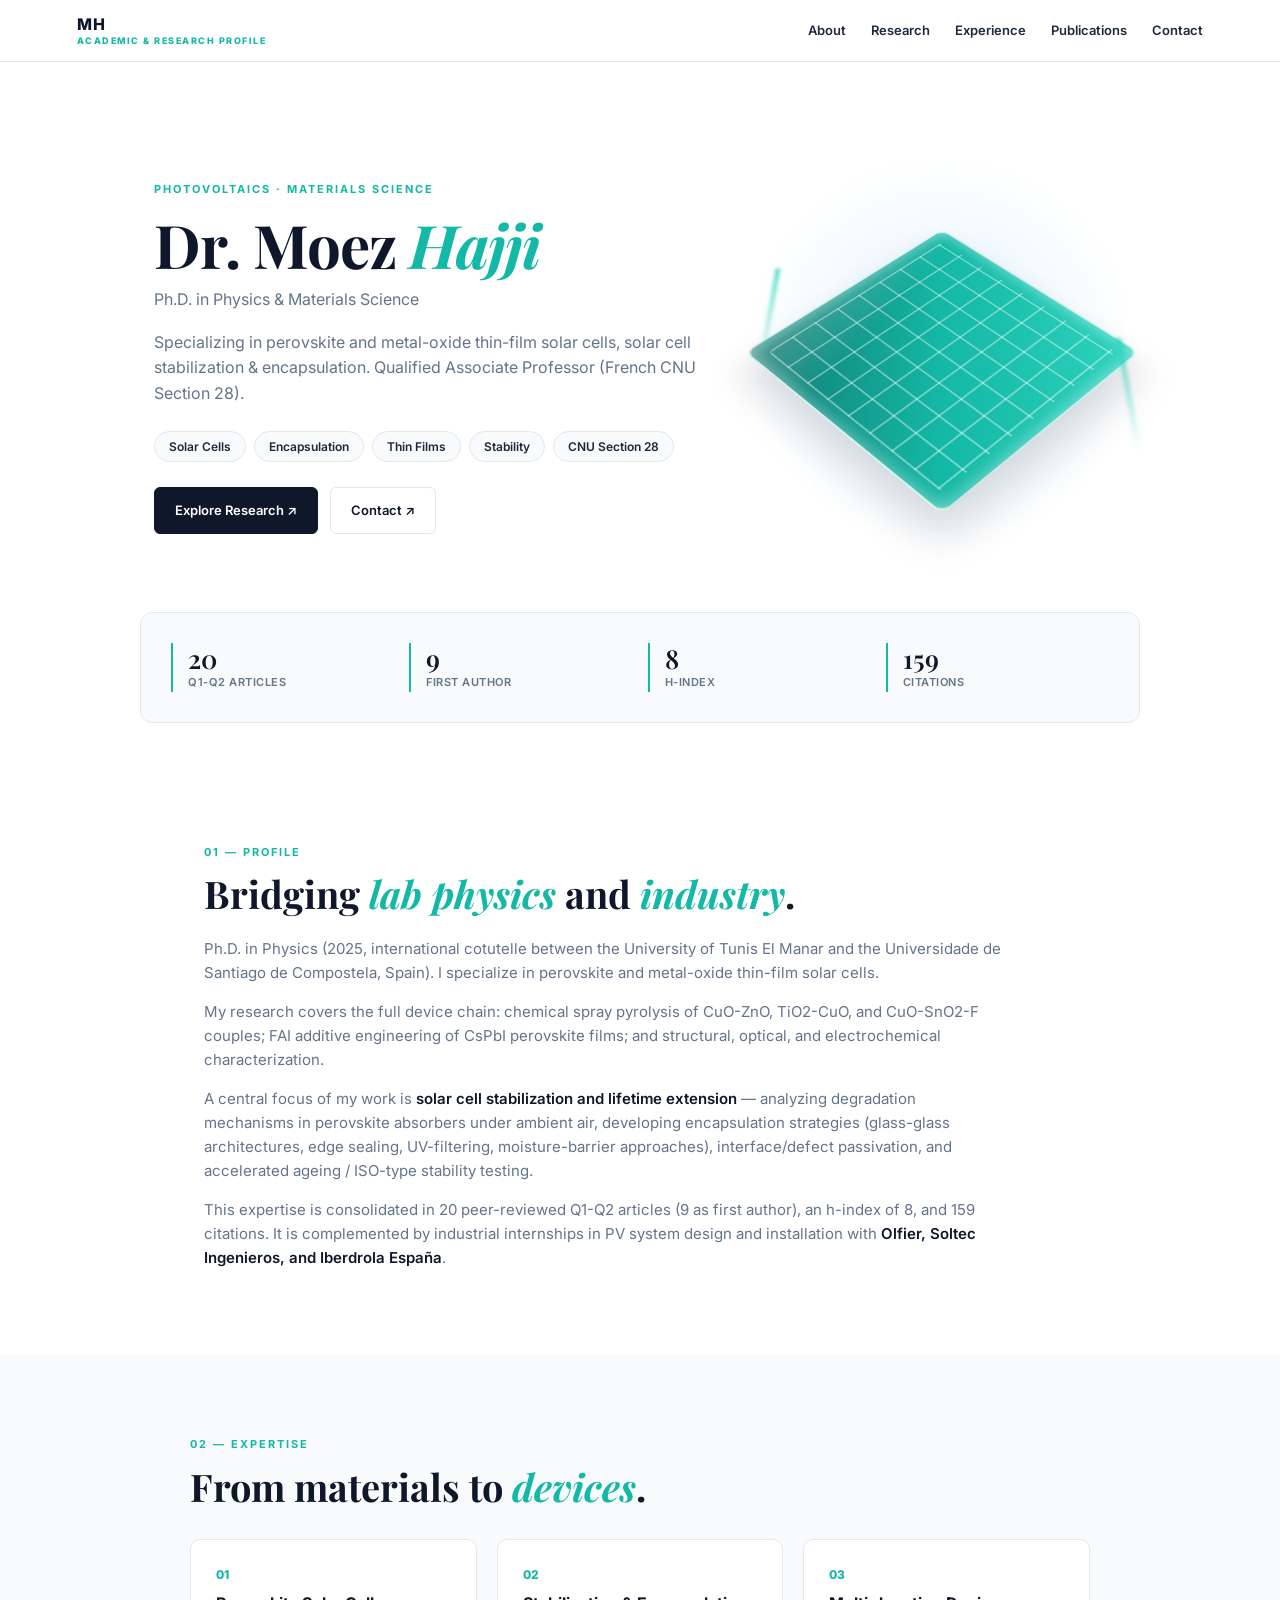
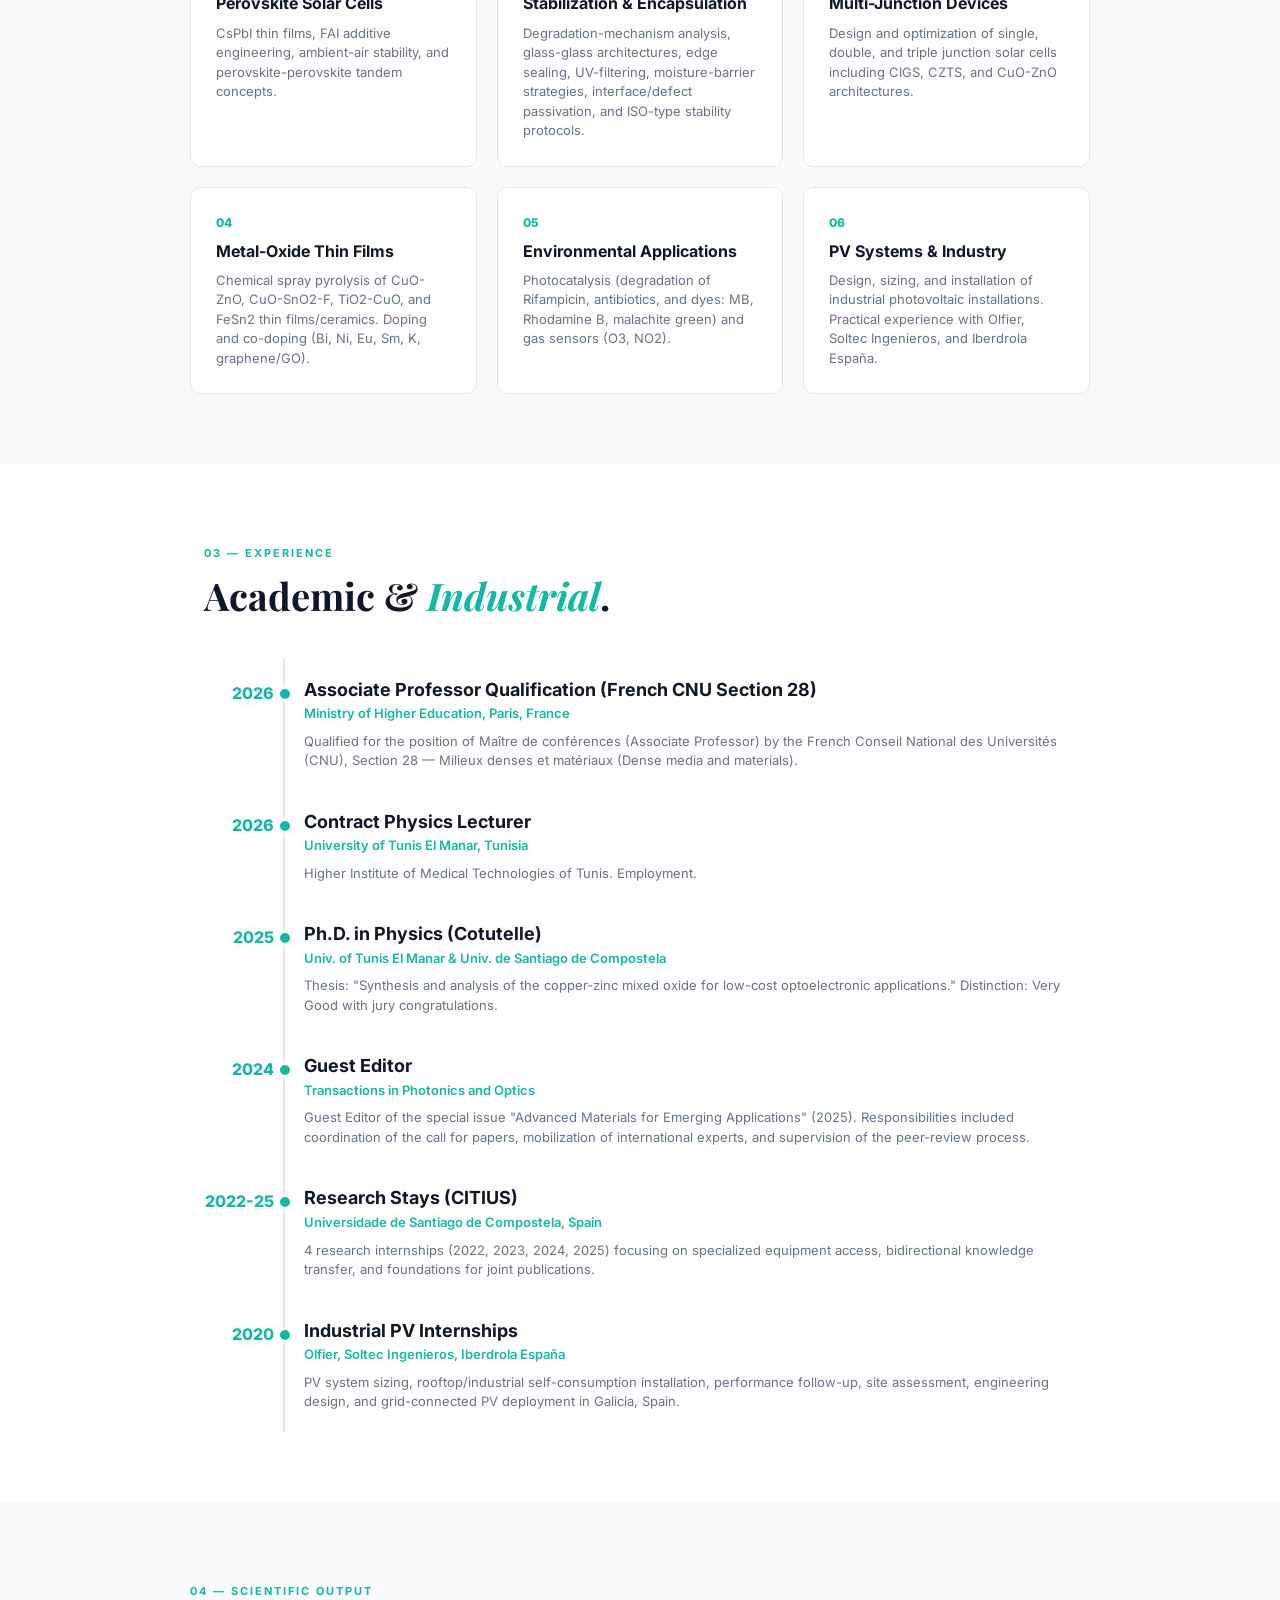
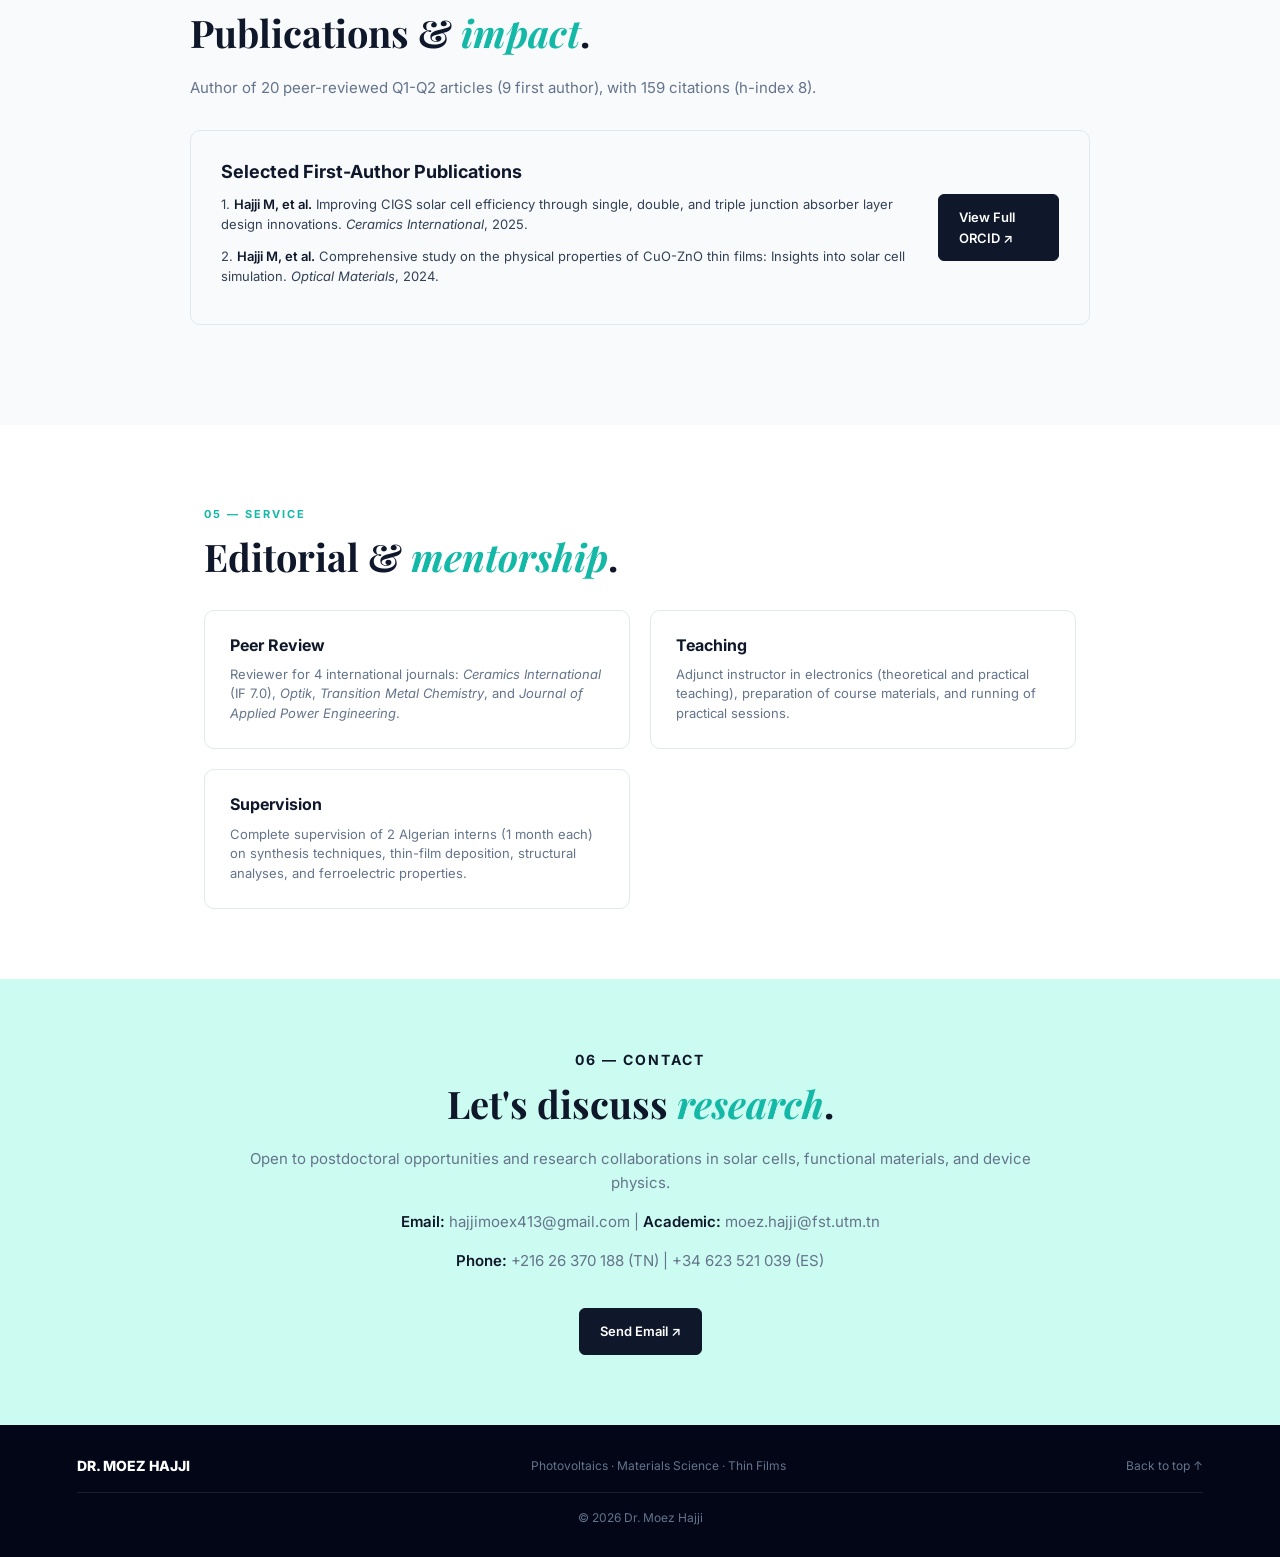
<file: index.html>
<!DOCTYPE html>
<html lang="en">
<head>
  <meta charset="UTF-8">
  <meta name="viewport" content="width=device-width, initial-scale=1.0">
  <meta name="description" content="Dr. Moez Hajji — Ph.D. in Physics specializing in perovskite & metal-oxide thin-film solar cells, stabilization, encapsulation, and French CNU Section 28 qualified.">
  <title>Dr. Moez Hajji | Materials Science & Photovoltaics</title>
  <link rel="preconnect" href="https://fonts.googleapis.com">
  <link rel="preconnect" href="https://fonts.gstatic.com" crossorigin>
  <link href="https://fonts.googleapis.com/css2?family=Inter:wght@300;400;600;800&family=Playfair+Display:ital,wght@0,600;1,600&display=swap" rel="stylesheet">
  <link rel="stylesheet" href="style.css">
</head>
<body>
  <header>
    <a class="logo" href="#home">MH <span>ACADEMIC & RESEARCH PROFILE</span></a>
    <button id="menuButton" aria-label="Toggle navigation">☰</button>
    <nav id="navigation">
      <a href="#about">About</a>
      <a href="#research">Research</a>
      <a href="#experience">Experience</a>
      <a href="#publications">Publications</a>
      <a href="#contact">Contact</a>
    </nav>
  </header>

  <main>
    <!-- HERO SECTION -->
    <section class="hero" id="home">
      <div class="hero-text">
        <p class="eyebrow">PHOTOVOLTAICS · MATERIALS SCIENCE</p>
        <h1>Dr. Moez <span>Hajji</span></h1>
        <h2>Ph.D. in Physics & Materials Science</h2>
        <p class="intro">
          Specializing in perovskite and metal-oxide thin-film solar cells, solar cell stabilization & encapsulation. Qualified Associate Professor (French CNU Section 28).
        </p>
        <div class="tags">
          <span>Solar Cells</span>
          <span>Encapsulation</span>
          <span>Thin Films</span>
          <span>Stability</span>
          <span>CNU Section 28</span>
        </div>
        <div class="hero-buttons">
          <a class="button" href="#research">Explore Research ↗</a>
          <a class="button secondary" href="mailto:hajjimoex413@gmail.com">Contact ↗</a>
        </div>
      </div>

      <!-- NEW 3D SOLAR CELL IMAGE -->
      <div class="hero-art" aria-label="3D Solar Cell Illustration">
        <div class="art-background"></div>
        <div class="solar-cell-container">
          <div class="solar-panel">
            <div class="panel-grid"></div>
            <div class="panel-reflection"></div>
          </div>
          <div class="energy-beam beam-1"></div>
          <div class="energy-beam beam-2"></div>
        </div>
      </div>
    </section>

    <!-- METRICS SECTION -->
    <section class="metrics">
      <div><strong>20</strong><span>Q1-Q2 Articles</span></div>
      <div><strong>9</strong><span>First Author</span></div>
      <div><strong>8</strong><span>h-index</span></div>
      <div><strong>159</strong><span>Citations</span></div>
    </section>

    <!-- ABOUT SECTION -->
    <section class="section" id="about">
      <p class="eyebrow">01 — PROFILE</p>
      <h2>Bridging <em>lab physics</em> and <em>industry</em>.</h2>
      <p>
        Ph.D. in Physics (2025, international cotutelle between the University of Tunis El Manar and the Universidade de Santiago de Compostela, Spain). I specialize in perovskite and metal-oxide thin-film solar cells.
      </p>
      <p>
        My research covers the full device chain: chemical spray pyrolysis of CuO-ZnO, TiO2-CuO, and CuO-SnO2-F couples; FAI additive engineering of CsPbI perovskite films; and structural, optical, and electrochemical characterization.
      </p>
      <p>
        A central focus of my work is <strong>solar cell stabilization and lifetime extension</strong> — analyzing degradation mechanisms in perovskite absorbers under ambient air, developing encapsulation strategies (glass-glass architectures, edge sealing, UV-filtering, moisture-barrier approaches), interface/defect passivation, and accelerated ageing / ISO-type stability testing.
      </p>
      <p>
        This expertise is consolidated in 20 peer-reviewed Q1-Q2 articles (9 as first author), an h-index of 8, and 159 citations. It is complemented by industrial internships in PV system design and installation with <strong>Olfier, Soltec Ingenieros, and Iberdrola España</strong>.
      </p>
    </section>

    <!-- RESEARCH INTERESTS -->
    <section class="section shaded" id="research">
      <p class="eyebrow">02 — EXPERTISE</p>
      <h2>From materials to <em>devices</em>.</h2>

      <div class="cards">
        <article class="card">
          <span class="number">01</span>
          <h3>Perovskite Solar Cells</h3>
          <p>CsPbI thin films, FAI additive engineering, ambient-air stability, and perovskite-perovskite tandem concepts.</p>
        </article>
        
        <article class="card">
          <span class="number">02</span>
          <h3>Stabilization & Encapsulation</h3>
          <p>Degradation-mechanism analysis, glass-glass architectures, edge sealing, UV-filtering, moisture-barrier strategies, interface/defect passivation, and ISO-type stability protocols.</p>
        </article>

        <article class="card">
          <span class="number">03</span>
          <h3>Multi-Junction Devices</h3>
          <p>Design and optimization of single, double, and triple junction solar cells including CIGS, CZTS, and CuO-ZnO architectures.</p>
        </article>

        <article class="card">
          <span class="number">04</span>
          <h3>Metal-Oxide Thin Films</h3>
          <p>Chemical spray pyrolysis of CuO-ZnO, CuO-SnO2-F, TiO2-CuO, and FeSn2 thin films/ceramics. Doping and co-doping (Bi, Ni, Eu, Sm, K, graphene/GO).</p>
        </article>

        <article class="card">
          <span class="number">05</span>
          <h3>Environmental Applications</h3>
          <p>Photocatalysis (degradation of Rifampicin, antibiotics, and dyes: MB, Rhodamine B, malachite green) and gas sensors (O3, NO2).</p>
        </article>

        <article class="card">
          <span class="number">06</span>
          <h3>PV Systems & Industry</h3>
          <p>Design, sizing, and installation of industrial photovoltaic installations. Practical experience with Olfier, Soltec Ingenieros, and Iberdrola España.</p>
        </article>
      </div>
    </section>

    <!-- LIGHT TIMELINE EXPERIENCE -->
    <section class="section" id="experience">
      <p class="eyebrow">03 — EXPERIENCE</p>
      <h2>Academic & <em>Industrial</em>.</h2>

      <div class="timeline">
        <article>
          <span>2026</span>
          <div>
            <h3>Associate Professor Qualification (French CNU Section 28)</h3>
            <p class="institution">Ministry of Higher Education, Paris, France</p>
            <p>Qualified for the position of Maître de conférences (Associate Professor) by the French Conseil National des Universités (CNU), Section 28 — Milieux denses et matériaux (Dense media and materials).</p>
          </div>
        </article>

        <article>
          <span>2026</span>
          <div>
            <h3>Contract Physics Lecturer</h3>
            <p class="institution">University of Tunis El Manar, Tunisia</p>
            <p>Higher Institute of Medical Technologies of Tunis. Employment.</p>
          </div>
        </article>

        <article>
          <span>2025</span>
          <div>
            <h3>Ph.D. in Physics (Cotutelle)</h3>
            <p class="institution">Univ. of Tunis El Manar & Univ. de Santiago de Compostela</p>
            <p>Thesis: "Synthesis and analysis of the copper-zinc mixed oxide for low-cost optoelectronic applications." Distinction: Very Good with jury congratulations.</p>
          </div>
        </article>

        <article>
          <span>2024</span>
          <div>
            <h3>Guest Editor</h3>
            <p class="institution">Transactions in Photonics and Optics</p>
            <p>Guest Editor of the special issue "Advanced Materials for Emerging Applications" (2025). Responsibilities included coordination of the call for papers, mobilization of international experts, and supervision of the peer-review process.</p>
          </div>
        </article>

        <article>
          <span>2022-25</span>
          <div>
            <h3>Research Stays (CITIUS)</h3>
            <p class="institution">Universidade de Santiago de Compostela, Spain</p>
            <p>4 research internships (2022, 2023, 2024, 2025) focusing on specialized equipment access, bidirectional knowledge transfer, and foundations for joint publications.</p>
          </div>
        </article>

        <article>
          <span>2020</span>
          <div>
            <h3>Industrial PV Internships</h3>
            <p class="institution">Olfier, Soltec Ingenieros, Iberdrola España</p>
            <p>PV system sizing, rooftop/industrial self-consumption installation, performance follow-up, site assessment, engineering design, and grid-connected PV deployment in Galicia, Spain.</p>
          </div>
        </article>
      </div>
    </section>

    <!-- PUBLICATIONS -->
    <section class="section shaded" id="publications">
      <p class="eyebrow">04 — SCIENTIFIC OUTPUT</p>
      <h2>Publications & <em>impact</em>.</h2>
      <p>Author of 20 peer-reviewed Q1-Q2 articles (9 first author), with 159 citations (h-index 8).</p>
      
      <div class="publication-box">
        <div>
          <h3>Selected First-Author Publications</h3>
          <p>1. <strong>Hajji M, et al.</strong> Improving CIGS solar cell efficiency through single, double, and triple junction absorber layer design innovations. <em>Ceramics International</em>, 2025.</p>
          <p>2. <strong>Hajji M, et al.</strong> Comprehensive study on the physical properties of CuO-ZnO thin films: Insights into solar cell simulation. <em>Optical Materials</em>, 2024.</p>
        </div>
        <a class="button" href="https://orcid.org/0000-0001-6453-8107" target="_blank" rel="noopener">View Full ORCID ↗</a>
      </div>
    </section>

    <!-- SERVICE -->
    <section class="section" id="service">
      <p class="eyebrow">05 — SERVICE</p>
      <h2>Editorial & <em>mentorship</em>.</h2>
      <div class="cards">
        <article class="card">
          <h3>Peer Review</h3>
          <p>Reviewer for 4 international journals: <em>Ceramics International</em> (IF 7.0), <em>Optik</em>, <em>Transition Metal Chemistry</em>, and <em>Journal of Applied Power Engineering</em>.</p>
        </article>
        <article class="card">
          <h3>Teaching</h3>
          <p>Adjunct instructor in electronics (theoretical and practical teaching), preparation of course materials, and running of practical sessions.</p>
        </article>
        <article class="card">
          <h3>Supervision</h3>
          <p>Complete supervision of 2 Algerian interns (1 month each) on synthesis techniques, thin-film deposition, structural analyses, and ferroelectric properties.</p>
        </article>
      </div>
    </section>

    <!-- CONTACT -->
    <section class="section contact" id="contact">
      <p class="eyebrow">06 — CONTACT</p>
      <h2>Let's discuss <em>research</em>.</h2>
      <p>Open to postdoctoral opportunities and research collaborations in solar cells, functional materials, and device physics.</p>
      <p><strong>Email:</strong> hajjimoex413@gmail.com | <strong>Academic:</strong> moez.hajji@fst.utm.tn</p>
      <p><strong>Phone:</strong> +216 26 370 188 (TN) | +34 623 521 039 (ES)</p>
      <a class="button" href="mailto:hajjimoex413@gmail.com">Send Email ↗</a>
    </section>
  </main>

  <footer>
    <a href="#home">DR. MOEZ HAJJI</a>
    <span>Photovoltaics · Materials Science · Thin Films</span>
    <a href="#home">Back to top ↑</a>
    <p>© <span id="year"></span> Dr. Moez Hajji</p>
  </footer>

  <script src="script.js"></script>
</body>
</html>
</file>
<file: style.css>
:root {
  --navy: #0f172a;
  --navy-light: #1e293b;
  --teal: #14b8a6;
  --teal-light: #ccfbf1;
  --ink: #334155;
  --muted: #64748b;
  --light: #f8fafc;
  --line: #e2e8f0;
  --white: #ffffff;
}

* { box-sizing: border-box; }

html { scroll-behavior: smooth; scroll-padding-top: 90px; }

body {
  margin: 0;
  font-family: 'Inter', system-ui, sans-serif;
  color: var(--ink);
  line-height: 1.6;
  background: var(--white);
  -webkit-font-smoothing: antialiased;
  font-size: 15px;
}

a { color: inherit; text-decoration: none; transition: all 0.3s ease; }
strong { color: var(--navy); font-weight: 600; }

/* --- HEADER --- */
header {
  position: sticky;
  top: 0;
  z-index: 50;
  display: flex;
  justify-content: space-between;
  align-items: center;
  padding: 16px 6%;
  background: rgba(255, 255, 255, 0.9);
  backdrop-filter: blur(12px);
  border-bottom: 1px solid var(--line);
}

.logo {
  color: var(--navy);
  font-weight: 800;
  font-size: 16px;
  letter-spacing: 1px;
  display: flex;
  flex-direction: column;
  line-height: 1;
}

.logo span { color: var(--teal); font-size: 9px; letter-spacing: 1.5px; margin-top: 4px; }

nav { display: flex; gap: 25px; font-size: 13px; font-weight: 600; color: var(--navy-light); }
nav a:hover { color: var(--teal); }

#menuButton { display: none; border: 0; background: none; font-size: 24px; color: var(--navy); cursor: pointer; }

/* --- HERO --- */
.hero {
  max-width: 1100px;
  margin: auto;
  padding: 80px 5% 50px;
  display: grid;
  grid-template-columns: 1.2fr 0.8fr;
  gap: 50px;
  align-items: center;
}

.eyebrow { color: var(--teal); font-size: 11px; font-weight: 700; letter-spacing: 2px; text-transform: uppercase; margin-bottom: 10px; }

h1, h2, h3 { line-height: 1.2; margin-top: 0; }

h1 {
  color: var(--navy);
  font-family: 'Playfair Display', serif;
  font-size: clamp(40px, 5vw, 60px);
  letter-spacing: -1px;
  margin: 10px 0;
}

h1 span, h2 em { color: var(--teal); font-style: italic; }

h2 { font-family: 'Playfair Display', serif; font-size: clamp(28px, 3.5vw, 38px); color: var(--navy); margin-bottom: 20px; }

.hero-text h2 { font-family: 'Inter', sans-serif; font-size: 16px; color: var(--muted); font-weight: 400; }

.intro { font-size: 16px; color: var(--muted); max-width: 550px; }

.tags { display: flex; flex-wrap: wrap; gap: 8px; margin: 25px 0; }
.tags span { background: var(--light); border: 1px solid var(--line); color: var(--navy-light); border-radius: 50px; padding: 5px 14px; font-size: 12px; font-weight: 600; }

.hero-buttons { display: flex; gap: 12px; flex-wrap: wrap; }

.button {
  display: inline-flex; align-items: center; justify-content: center;
  padding: 12px 20px; background: var(--navy); color: white;
  border-radius: 6px; font-size: 13px; font-weight: 600;
  border: 1px solid var(--navy); cursor: pointer;
}
.button:hover { background: var(--navy-light); transform: translateY(-2px); }
.button.secondary { color: var(--navy); background: transparent; border: 1px solid var(--line); }
.button.secondary:hover { border-color: var(--navy); background: var(--light); }

/* --- NEW BRIGHT 3D SOLAR CELL ART --- */
.hero-art {
  min-height: 420px;
  position: relative;
  display: flex;
  justify-content: center;
  align-items: center;
  perspective: 1000px;
}

.art-background {
  position: absolute;
  width: 100%;
  height: 100%;
  background: radial-gradient(circle at center, #e0f2fe, transparent 70%);
  z-index: 1;
}

.solar-cell-container {
  position: relative;
  z-index: 2;
  width: 280px;
  height: 280px;
  transform-style: preserve-3d;
  transform: rotateX(45deg) rotateZ(-45deg);
  animation: float3d 6s ease-in-out infinite;
}

.solar-panel {
  width: 100%;
  height: 100%;
  background: linear-gradient(135deg, #0f766e, #14b8a6, #2dd4bf);
  border-radius: 12px;
  box-shadow: 
    -20px 20px 40px rgba(15, 23, 42, 0.15),
    inset 0 0 20px rgba(255, 255, 255, 0.5);
  border: 2px solid rgba(255, 255, 255, 0.8);
  position: relative;
  overflow: hidden;
}

.panel-grid {
  position: absolute;
  inset: 15px;
  background-image: 
    linear-gradient(rgba(255,255,255,0.4) 2px, transparent 2px),
    linear-gradient(90deg, rgba(255,255,255,0.4) 2px, transparent 2px);
  background-size: 30px 30px;
  border-radius: 6px;
}

.panel-reflection {
  position: absolute;
  top: -50%; left: -50%;
  width: 200%; height: 200%;
  background: linear-gradient(to bottom right, rgba(255,255,255,0.8) 0%, transparent 40%, transparent 100%);
  transform: rotate(30deg);
  animation: shine 4s infinite;
}

.energy-beam {
  position: absolute;
  width: 4px;
  height: 150px;
  background: linear-gradient(to top, transparent, #2dd4bf);
  border-radius: 4px;
  filter: blur(2px);
}

.beam-1 { bottom: -100px; right: 50px; transform: rotate(45deg); animation: pulse 3s infinite; }
.beam-2 { top: -100px; left: 50px; transform: rotate(45deg); animation: pulse 3s infinite reverse; }

@keyframes float3d {
  0% { transform: rotateX(45deg) rotateZ(-45deg) translateY(0px); }
  50% { transform: rotateX(45deg) rotateZ(-45deg) translateY(-15px); }
  100% { transform: rotateX(45deg) rotateZ(-45deg) translateY(0px); }
}

@keyframes shine {
  0% { transform: translate(-50%, -50%) rotate(30deg); }
  100% { transform: translate(50%, 50%) rotate(30deg); }
}

@keyframes pulse {
  0%, 100% { opacity: 0.2; }
  50% { opacity: 1; }
}

/* --- METRICS --- */
.metrics {
  max-width: 1000px; margin: 0 auto 40px; padding: 30px;
  display: grid; grid-template-columns: repeat(4, 1fr); gap: 15px;
  background: var(--light); border-radius: 12px; border: 1px solid var(--line);
}
.metrics div { display: flex; flex-direction: column; border-left: 2px solid var(--teal); padding-left: 15px; }
.metrics strong { font-size: 26px; color: var(--navy); font-family: 'Playfair Display', serif; line-height: 1.2; }
.metrics span { color: var(--muted); font-size: 11px; font-weight: 600; text-transform: uppercase; letter-spacing: 0.5px; }

/* --- SECTIONS --- */
.section { max-width: 1000px; margin: auto; padding: 70px 5%; }
.section > p:not(.eyebrow) { max-width: 800px; color: var(--muted); font-size: 15px; margin-bottom: 15px; }

.shaded {
  max-width: none;
  padding-left: max(5%, calc((100% - 900px) / 2));
  padding-right: max(5%, calc((100% - 900px) / 2));
  background: var(--light);
}

.cards { display: grid; grid-template-columns: repeat(auto-fit, minmax(280px, 1fr)); gap: 20px; margin-top: 30px; }
.card {
  position: relative; padding: 25px; background: var(--white);
  border: 1px solid var(--line); border-radius: 10px; transition: all 0.3s ease;
}
.card:hover { transform: translateY(-3px); box-shadow: 0 10px 25px rgba(0,0,0,0.05); border-color: var(--teal); }
.card h3 { font-size: 16px; color: var(--navy); margin-bottom: 10px; }
.card p { font-size: 13px; color: var(--muted); margin: 0; line-height: 1.5; }
.number { color: var(--teal); font-size: 12px; font-weight: 800; display: block; margin-bottom: 10px; }

.publication-box {
  display: flex; justify-content: space-between; align-items: center; gap: 30px;
  padding: 30px; background: var(--light); border: 1px solid var(--line);
  border-radius: 10px; margin: 30px 0;
}
.publication-box h3 { margin-bottom: 10px; font-size: 18px; color: var(--navy); }
.publication-box p { font-size: 13px; line-height: 1.5; margin-bottom: 8px; }

/* --- LIGHT TIMELINE --- */
.timeline { margin-top: 40px; position: relative; }
.timeline::before { content: ''; position: absolute; left: 79px; top: 0; bottom: 0; width: 2px; background: var(--line); }
.timeline article { display: grid; grid-template-columns: 70px 1fr; gap: 30px; padding: 20px 0; position: relative; }

.timeline article > span { color: var(--teal); font-size: 16px; font-weight: 800; text-align: right; padding-top: 2px; }

.timeline article::after {
  content: ''; position: absolute; left: 74px; top: 28px;
  width: 10px; height: 10px; background: var(--teal);
  border-radius: 50%; border: 2px solid var(--white);
}

.timeline h3 { font-size: 18px; margin-bottom: 4px; color: var(--navy); }
.timeline .institution { color: var(--teal); font-weight: 600; font-size: 13px; margin-bottom: 8px; }
.timeline p { color: var(--muted); font-size: 13px; margin: 0; line-height: 1.5; }

/* --- CONTACT --- */
.contact {
  background: var(--teal-light); max-width: none;
  padding-left: max(5%, calc((100% - 900px) / 2));
  padding-right: max(5%, calc((100% - 900px) / 2));
  text-align: center;
}
.contact .eyebrow { color: var(--navy); }
.contact p { margin: 0 auto 10px; color: var(--navy); font-size: 14px; }
.contact .button { margin-top: 20px; }

/* --- FOOTER --- */
footer {
  display: flex; flex-wrap: wrap; gap: 15px; align-items: center; justify-content: space-between;
  padding: 30px 6%; background: #020617; color: #64748b; font-size: 12px;
}
footer a:first-child { color: var(--white); font-weight: 800; font-size: 14px; }
footer a:hover { color: var(--teal); }
footer p { width: 100%; margin: 0; border-top: 1px solid rgba(255,255,255,0.1); padding-top: 15px; text-align: center; }

/* --- MOBILE --- */
@media (max-width: 768px) {
  .hero { grid-template-columns: 1fr; padding-top: 50px; gap: 40px; }
  .hero-art { min-height: 300px; }
  .solar-cell-container { width: 200px; height: 200px; }
  .metrics { grid-template-columns: 1fr 1fr; margin: 0 5% 20px; padding: 20px; }
  .metrics div { border-left: none; padding-left: 0; }
  .cards { grid-template-columns: 1fr; }
  .publication-box { flex-direction: column; align-items: flex-start; }
  
  #menuButton { display: block; }
  nav {
    display: none; position: absolute; top: 100%; left: 0; right: 0;
    background: var(--white); padding: 20px 6%; border-bottom: 1px solid var(--line);
    flex-direction: column; gap: 15px; box-shadow: 0 10px 20px rgba(0,0,0,0.05);
  }
  nav.open { display: flex; }
  
  .timeline::before { left: 49px; }
  .timeline article { grid-template-columns: 40px 1fr; gap: 20px; }
  .timeline article > span { font-size: 14px; }
  .timeline article::after { left: 44px; }
}
</file>
